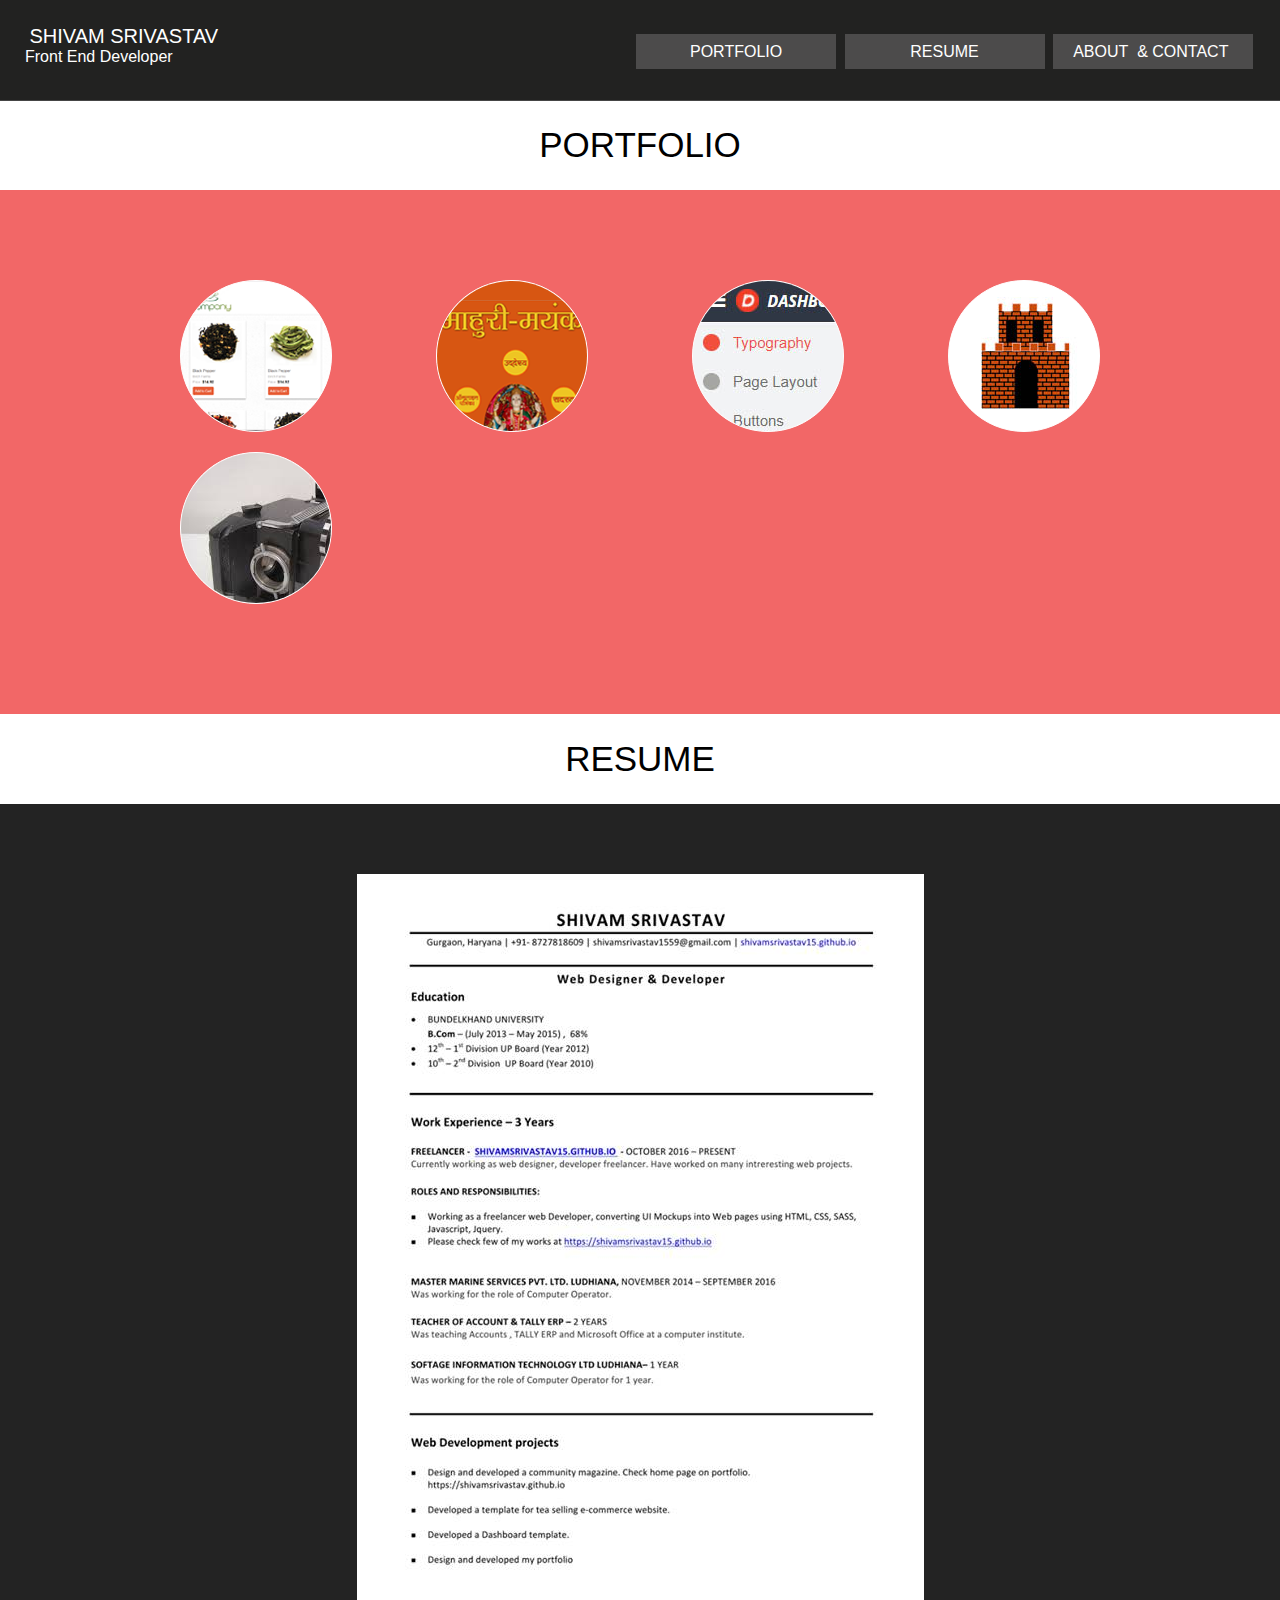
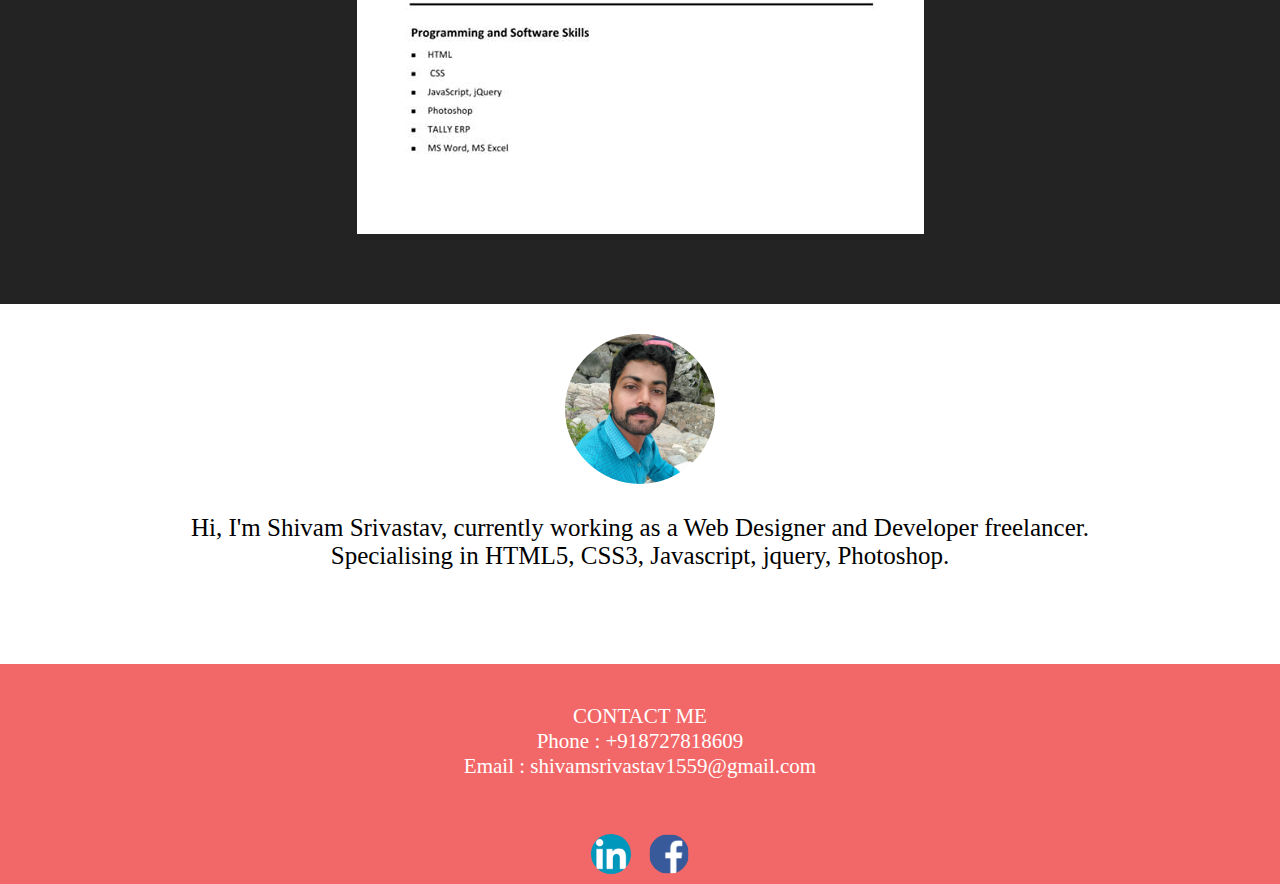
<file: index.html>
<html lang="en">

<head>
    <meta charset="UTF-8">
    <title>Shivam Srivastav - Web Designer and Developer</title>
    <link rel="stylesheet" href="styles/portfolio.css">
    <link rel="icon" type="image/png" href="images/favicon.png">
    
</head>

<body>
    <div class="header">
        <div class="header-one">SHIVAM SRIVASTAV
            <br>
            <span>Front End Developer</span>
        </div>
        <div class="header-two">
            <ul>
                <li><a href="#portfolio">PORTFOLIO</a></li>
                <li><a href="#resume">RESUME</a></li>
                <li><a href="#contact">ABOUT&nbsp; &amp; CONTACT&nbsp;</a></li>
            </ul>
        </div>
    </div>
    <div class="second" id="portfolio">
        PORTFOLIO
    </div>
    <div class="four">
        <div class="sub-container-circle clearfix">
            <div class="box-circle">
                <div class="circle">
                
                    <a href="E-commerce.html" target="_blank">  <img src="images/ecommerce.png" alt="e-commerce"></a>
                </div>
            </div>
            <div class="box-circle">
                <div class="circle">
                    <a href="mahuri.html" target="_blank">  <img src="images/mahuri.png" alt="e-commerce"></a>
                </div>
            </div>
            <div class="box-circle">
                <div class="circle">
                    <a href="dashboard.html" target="_blank">  <img src="images/dashboard.jpg" alt="e-commerce"></a>
                </div>
            </div>
            <div class="box-circle">
                <div class="circle">
                    <a href="castle.html" target="_blank">  <img src="images/castle.jpg" alt="e-commerce"></a>
                </div>
            </div>
             <div class="box-circle">
                <div class="circle">
                    <a href="templates.html" target="_blank">  <img src="images/camera background.jpg" alt="e-commerce"></a>
                </div>
            </div>
        </div>
    </div>
    <div class="second resume-heading" id="resume">RESUME</div>
    <div class="resume-background"> <img class="resume-img" src="images/shivamcv.jpg" alt="resume"></div>
    <div class="five">
        <div class="pic"></div>
        <div class="about-text">
            <p>Hi, I'm Shivam Srivastav, currently working as a Web Designer and Developer freelancer.
                <br> Specialising in HTML5, CSS3, Javascript, jquery, Photoshop.</p>
        </div>
    </div>
    <div class="six">
        <div class="six-contact" id="contact">
            CONTACT ME
            <br> Phone : +918727818609
            <br> Email : shivamsrivastav1559@gmail.com
        </div>
        <div class="icon">
            <div class="box">
                <div class="icon-circle">
                    <div class="icon-circle-one">
                        <a href="https://www.linkedin.com/in/shivam-srivastav-b70a86148/" target="_blank"><img src="images/in.jpg" alt="link.in"></a>
                    </div>
                </div>
                <div class="icon-circle">
                    <div class="icon-circle-one"><a target="_blank" href="https://www.facebook.com/profile.php?id=100008533623984&amp;fref=ufi"><img src="images/fb.jpg" alt="facebook"></a></div>
                </div>
            </div>
        </div>
    </div>



    
</body>

</html>
</file>
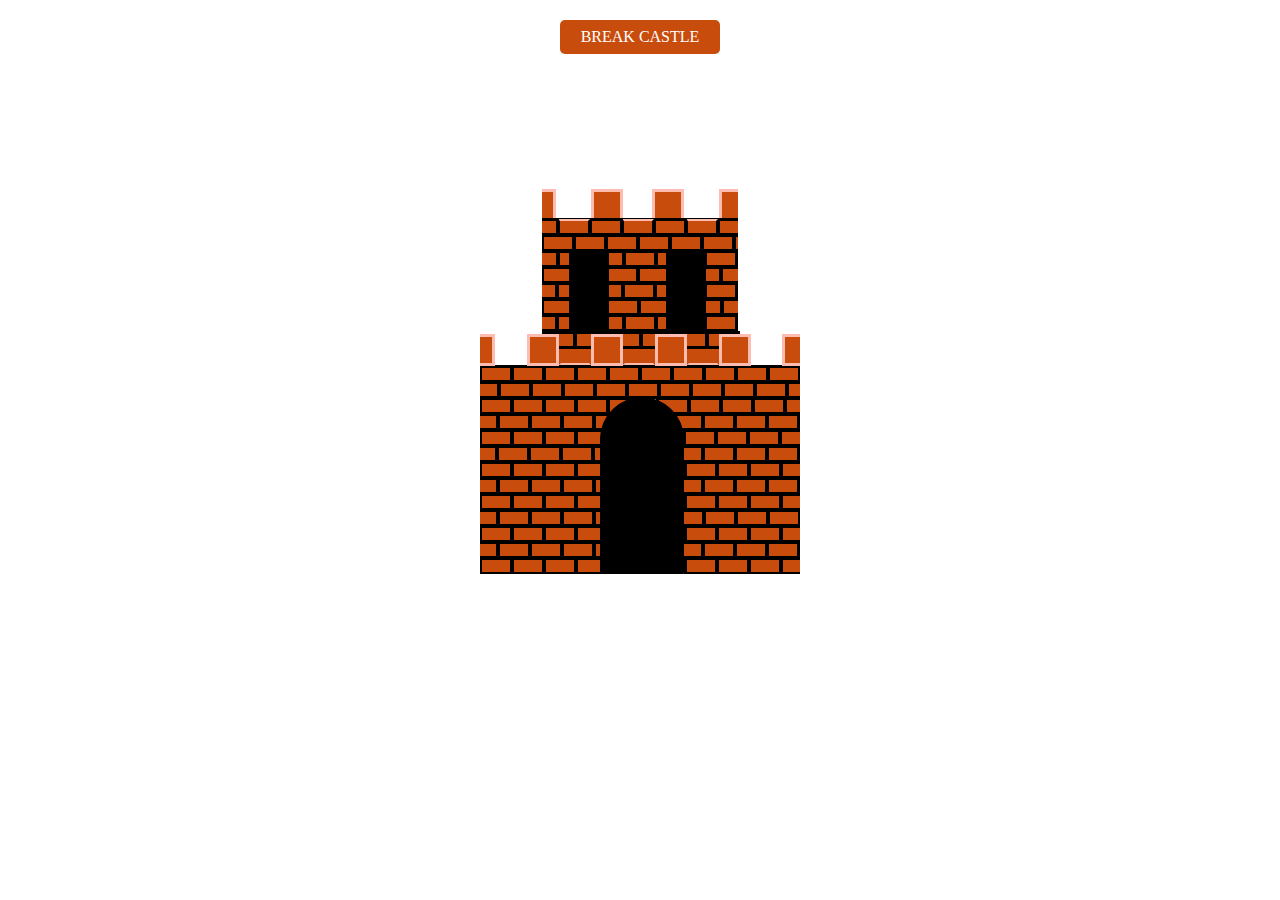
<file: castle.html>
<html lang="en"><head>
    <meta charset="UTF-8">
    <title>Mario Castle</title>
    <link rel="stylesheet" href="styles/castle.css?v1">

</head>
<body>
<a class="brk-btn" href="#"></a>
<div class="main-box">

<div class="above-box">
<div class="box-top white-box-top" style="
    left: 250px;
    bottom: 0px;
"></div>
<div class="box-top white-box-top" style="
    left: 0;
    bottom: 0;
"></div>
<div class="box-top white-box-top" style="
    left: 177px;
    bottom: 126px;
"></div>
<div class="box-top white-box-top" style="
    left: 110px;
    bottom: 126px;
"></div>
<div class="box-top white-box-top" style="
    left: 49px;
    bottom: 126px;
"></div>
<div class="box-top white-box-top" style="
    left: -18px;
    bottom: 126px;
"></div>
<div class="box-top" style="
    left: 160px;
    bottom: 96px;
"></div>
<div class="box-top" style="
    left: 179px;
    bottom: 64px;
"></div>
<div class="box-top" style="
    left: 147px;
    bottom: 64px;
"></div>
<div class="box-top" style="
    left: 96px;
    bottom: 64px;
"></div>
<div class="box-top" style="
    left: 64px;
    bottom: 64px;
"></div>
<div class="box-top" style="
    left: 163px;
    bottom: 48px;
"></div>
<div class="box-top" style="
    left: 113px;
    bottom: 48px;
"></div>
<div class="box-top" style="
    left: 81px;
    bottom: 48px;
"></div>
<div class="box-top" style="
    left: 49px;
    bottom: 48px;
"></div>
<div class="box-top" style="
    left: 180px;
    bottom: 32px;
"></div>
<div class="box-top" style="
    left: 148px;
    bottom: 32px;
"></div>
<div class="box-top" style="
    left: 97px;
    bottom: 32px;
"></div>
<div class="box-top" style="
    left: 65px;
    bottom: 32px;
"></div>
<div class="box-top" style="
    left: 163px;
    bottom: 16px;
"></div>
<div class="box-top" style="
    left: 114px;
    bottom: 16px;
"></div>
<div class="box-top" style="
    left: 82px;
    bottom: 16px;
"></div>
<div class="box-top" style="
    left: 50px;
    bottom: 16px;
"></div>
<div class="box-top" style="
    left: 176px;
    bottom: 112px;
"></div>
<div class="box-top" style="
    left: 144px;
    bottom: 112px;
    border-top-color: #fcbcb0;
    /* outline-color: #fcbcb0; */
"></div>
<div class="box-top" style="
    left: 112px;
    bottom: 112px;
"></div>
<div class="box-top" style="
    left: 80px;
    bottom: 112px;
    border-top-color: #fcbcb0;
"></div>
<div class="box-top" style="
    left: 48px;
    bottom: 112px;
"></div>
<div class="box-top" style="
    left: 16px;
    bottom: 112px;
    border-top-color: #fcbcb0;
"></div>
<div class="box-top" style="
    left: -16px;
    bottom: 112px;
"></div>
<div class="box-top" style="
    left: 192px;
    bottom: 96px;
"></div>
<div class="box-top" style="
    left: -17px;
    bottom: 16px;
"></div>
<div class="box-top " style="
    left: 128px;
    bottom: 96px;
"></div>
<div class="box-top" style="
    left: 96px;
    bottom: 96px;
"></div>
<div class="box-top" style="
    left: 64px;
    bottom: 96px;
"></div>
<div class="box-top" style="
    left: 32px;
    bottom: 96px;
"></div>
<div class="box-top" style="
    left: 0;
    bottom: 96px;
"></div>
<div class="box-top" style="
    left: 16px;
    bottom: 80px;
"></div>
<div class="box-top" style="
    left: -16px;
    bottom: 80px;
"></div>
<div class="box-top" style="
    left: 0;
    bottom: 64px;
"></div>
<div class="box-top" style="
    left: 15px;
    bottom: 48px;
"></div>
<div class="box-top" style="
    left: -17px;
    bottom: 48px;
"></div>
<div class="box-top" style="
    left: 0;
    bottom: 32px;
"></div>
<div class="box-top" style="
    left: 15px;
    bottom: 16px;
"></div>
<div class="box-top" style="
    left: 163px;
    bottom: 80px;
"></div>
<div class="box-top" style="
    left: 114px;
    bottom: 80px;
"></div>
<div class="box-top" style="
    left: 82px;
    bottom: 80px;
"></div>
<div class="box-top" style="
    left: 50px;
    bottom: 80px;
"></div>
</div>


<div class="box" style="
    left: 227px;
    bottom: 226px;
    /* top: 138px; */
    /* border-color: white; */
"></div>
<div class="box" style="
    bottom: 0;
"></div>
<div class="box" style="
    bottom: 0;
    left: 32PX;
"></div>
<div class="box" style="
    bottom: 16px;
    left: 18px;
"></div>
<div class="box" style="
    left: 207px;
    bottom: 209px;
    border-color: #c84c0c;
    outline: none;
    border-bottom-color: #fcbcb0;
"></div>

<div class="box" style="
    left: 64px;
    bottom: 0px;
"></div>
<div class="box" style="
    left: 96px;
    bottom: 0;
"></div>
<div class="box" style="
    left: 82px;
    bottom: 16px;
"></div>
<div class="box" style="
    left: 114px;
    bottom: 16px;
"></div>
<div class="box" style="
    left: 237px;
    bottom: 0;
"></div>
<div class="box" style="
    left: 205px;
    bottom: 0px;
"></div>
<div class="box" style="
    left: 269px;
    bottom: 0;
"></div>
<div class="box" style="
    left: 301px;
    bottom: 0;
"></div>
<div class="box" style="
    left: 50px;
    bottom: 16px;
"></div>
<div class="box" style="
    left: -14px;
    bottom: 16px;
"></div>
<div class="box" style="
    left: 0;
    bottom: 32px;
"></div>
<div class="box" style="
    left: 32px;
    bottom: 32px;
"></div>
<div class="box" style="
    left: 64px;
    bottom: 32px;
"></div>
<div class="box-center"></div>
<div class="box" style="
    left: 96px;
    bottom: 32px;
"></div>
<div class="box" style="
    left: -14px;
    bottom: 48px;
"></div>
<div class="box" style="
    left: 18px;
    bottom: 48px;
"></div>
<div class="box" style="
    left: 50px;
    bottom: 48px;
"></div>
<div class="box" style="
    left: 82px;
    bottom: 48px;
"></div>
<div class="box" style="
    left: 114px;
    bottom: 48px;
"></div>
<div class="box" style="
    left: 191px;
    bottom: 16px;
"></div>
<div class="box" style="
    left: 223px;
    bottom: 16px;
"></div>
<div class="box" style="
    left: 255px;
    bottom: 16px;
"></div>
<div class="box" style="
    left: 287px;
    bottom: 16px;
"></div>
<div class="box" style="
    left: 301px;
    bottom: 32px;
"></div>
<div class="box" style="
    left: 269px;
    bottom: 32px;
"></div>
<div class="box" style="
    left: 237px;
    bottom: 32px;
"></div>
<div class="box" style="
    left: 205px;
    bottom: 32px;
"></div>
<div class="box" style="
    left: 288px;
    bottom: 48px;
"></div>
<div class="box" style="
    left: 256px;
    bottom: 48px;
"></div>
<div class="box" style="
    left: 224px;
    bottom: 48px;
"></div>
<div class="box" style="
    left: 192px;
    bottom: 48px;
"></div>
<div class="box" style="
    left: 0;
    bottom: 64px;
"></div>
<div class="box" style="
    left: 32px;
    bottom: 64px;
"></div>
<div class="box" style="
    left: 64px;
    bottom: 64px;
"></div>
<div class="box" style="
    left: 96px;
    bottom: 64px;
"></div>
<div class="box" style="
    left: 205px;
    bottom: 64px;
"></div>
<div class="box" style="
    left: 237px;
    bottom: 64px;
"></div>
<div class="box" style="
    left: 269px;
    bottom: 64px;
"></div>
<div class="box" style="
    left: 301px;
    bottom: 64px;
"></div>
<div class="box" style="
    left: -14px;
    bottom: 80px;
"></div>
<div class="box" style="
    left: 18px;
    bottom: 80px;
"></div>
<div class="box" style="
    left: 50px;
    bottom: 80px;
"></div>
<div class="box" style="
    left: 82px;
    bottom: 80px;
"></div>
<div class="box" style="
    left: 114px;
    bottom: 80px;
"></div>
<div class="box" style="
    left: 191px;
    bottom: 80px;
"></div>
<div class="box" style="
    left: 223px;
    bottom: 80px;
"></div>
<div class="box" style="
    left: 255px;
    bottom: 80px;
"></div>
<div class="box" style="
    left: 287px;
    bottom: 80px;
"></div>
<div class="box" style="
    left: 0;
    bottom: 96px;
"></div>
<div class="box" style="
    left: 32px;
    bottom: 96px;
"></div>
<div class="box" style="
    left: 64px;
    bottom: 96px;
"></div>
<div class="box" style="
    left: 96px;
    bottom: 96px;
"></div>
<div class="box" style="
    left: 205px;
    bottom: 96px;
"></div>
<div class="box" style="
    left: 237px;
    bottom: 96px;
"></div>
<div class="box" style="
    left: 269px;
    bottom: 96px;
"></div>
<div class="box" style="
    left: 301px;
    bottom: 96px;
"></div>
<div class="box" style="
    left: -15px;
    bottom: 112px;
"></div>
<div class="box" style="
    left: 17px;
    bottom: 112px;
"></div>
<div class="box" style="
    left: 49px;
    bottom: 112px;
"></div>
<div class="box" style="
    left: 81px;
    bottom: 112px;
"></div>
<div class="box" style="
    left: 113px;
    bottom: 112px;
"></div>
<div class="box" style="
    left: 191px;
    bottom: 112px;
"></div>
<div class="box" style="
    left: 223px;
    bottom: 112px;
"></div>
<div class="box" style="
    left: 255px;
    bottom: 112px;
"></div>
<div class="box" style="
    left: 287px;
    bottom: 112px;
"></div>
<div class="box" style="
    left: 0;
    bottom: 128px;
"></div>
<div class="box" style="
    left: 32px;
    bottom: 128px;
"></div>
<div class="box" style="
    left: 64px;
    bottom: 128px;
"></div>
<div class="box" style="
    left: 96px;
    bottom: 128px;
"></div>
<div class="box" style="
    left: 204px;
    bottom: 128px;
"></div>
<div class="box" style="
    left: 236px;
    bottom: 128px;
"></div>
<div class="box" style="
    left: 268px;
    bottom: 128px;
"></div>
<div class="box" style="
    left: 300PX;
    bottom: 128px;
"></div>
<div class="box" style="
    left: -14px;
    bottom: 144px;
"></div>
<div class="box" style="
    left: 18px;
    bottom: 144px;
"></div>
<div class="box" style="
    left: 50px;
    bottom: 144px;
"></div>
<div class="box" style="
    left: 82px;
    bottom: 144px;
"></div>
<div class="box" style="
    left: 114px;
    bottom: 144px;
"></div>
<div class="box" style="
    left: 191px;
    bottom: 144px;
"></div>
<div class="box" style="
    left: 223px;
    bottom: 144px;
"></div>
<div class="box" style="
    left: 255px;
    bottom: 144px;
"></div>
<div class="box" style="
    left: 287px;
    bottom: 144px;
"></div>
<div class="box" style="
    left: 0;
    bottom: 160px;
"></div>
<div class="box" style="
    left: 32px;
    bottom: 160px;
"></div>
<div class="box" style="
    left: 64px;
    bottom: 160px;
"></div>
<div class="box" style="
    left: 96px;
    bottom: 160px;
"></div>
<div class="box" style="
    left: 128px;
    bottom: 160px;
"></div>
<div class="box" style="
    left: 177px;
    bottom: 160px;
"></div>
<div class="box" style="
    left: 209px;
    bottom: 160px;
"></div>
<div class="box" style="
    left: 241px;
    bottom: 160px;
"></div>
<div class="box" style="
    left: 273px;
    bottom: 160px;
"></div>
<div class="box" style="
    left: 305px;
    bottom: 160px;
"></div>
<div class="box" style="
    left: -13px;
    bottom: 176px;
"></div>
<div class="box" style="
    left: 19px;
    bottom: 176px;
"></div>
<div class="box" style="
    left: 51px;
    bottom: 176px;
"></div>
<div class="box" style="
    left: 83px;
    bottom: 176px;
"></div>
<div class="box" style="
    left: 115px;
    bottom: 176px;
"></div>
<div class="box" style="
    left: 147px;
    bottom: 176px;
"></div>
<div class="box" style="
    left: 243px;
    bottom: 176px;
"></div>
<div class="box" style="
    left: 275px;
    bottom: 176px;
"></div>
<div class="box" style="
    left: 307px;
    bottom: 176px;
"></div>
<div class="box" style="
    left: 211px;
    bottom: 176px;
"></div>
<div class="box" style="
    left: 179px;
    bottom: 176px;
    /* border-left: 1px solid black; */
"></div>
<div class="box" style="
    left: 0;
    bottom: 192px;
"></div>
<div class="box" style="
    left: 32px;
    bottom: 192px;
"></div>
<div class="box" style="
    left: 64px;
    bottom: 192px;
"></div>
<div class="box" style="
    left: 128px;
    bottom: 192px;
"></div>
<div class="box" style="
    left: 96px;
    bottom: 192px;
"></div>
<div class="box" style="
    left: 160px;
    bottom: 192px;
"></div>
<div class="box" style="
    left: 192px;
    bottom: 192px;
"></div>
<div class="box" style="
    left: 224px;
    bottom: 192px;
"></div>
<div class="box" style="
    left: 256px;
    bottom: 192px;
    /* border-top-color: #fcbcb0; */
"></div>
<div class="box" style="
    left: 288px;
    bottom: 192px;
    /* border-top-color: #fcbcb0; */
"></div>

<div class="box white-box" style="
    left: -17px;
    bottom: 208px;
"></div>
<div class="box white-box" style="
    left: 47px;
    bottom: 208px;
"></div>
<div class="box white-box" style="
    left: 111px;
    bottom: 208px;
"></div>
<div class="box white-box" style="
    left: 175px;
    bottom: 208px;
"></div>
<div class="box white-box" style="
    left: 239px;
    bottom: 208px;
"></div>
<div class="box white-box" style="
    left: 302px;
    bottom: 208px;
"></div>
<div class="box white-box big-box" style="
    left: 186px;
    bottom: 243px;
"></div>


<div class="box" style="
    left: 79px;
    bottom: 209px;
    border-color: #c84c0c;
    border-bottom-color: #fcbcb0;
    outline: none;
"></div>
<div class="box" style="
    left: 143px;
    bottom: 209px;
    border-color: #c84c0c;
    outline: none;
    border-bottom-color: #fcbcb0;
"></div>
<div class="box" style="
    left: 63px;
    bottom: 226px;
"></div>
<div class="box" style="
    left: 95px;
    bottom: 226px;
"></div>
<div class="box" style="
    left: 195px;
    bottom: 226px;
"></div>
<div class="box" style="
    left: 161px;
    bottom: 226px;
"></div>
<div class="box" style="
    left: 129px;
    bottom: 226px;
"></div>


<div class="box white-box big-box" style="
    left: 89px;
    bottom: 243px;
"></div>


</div>
    

</body></html>
</file>
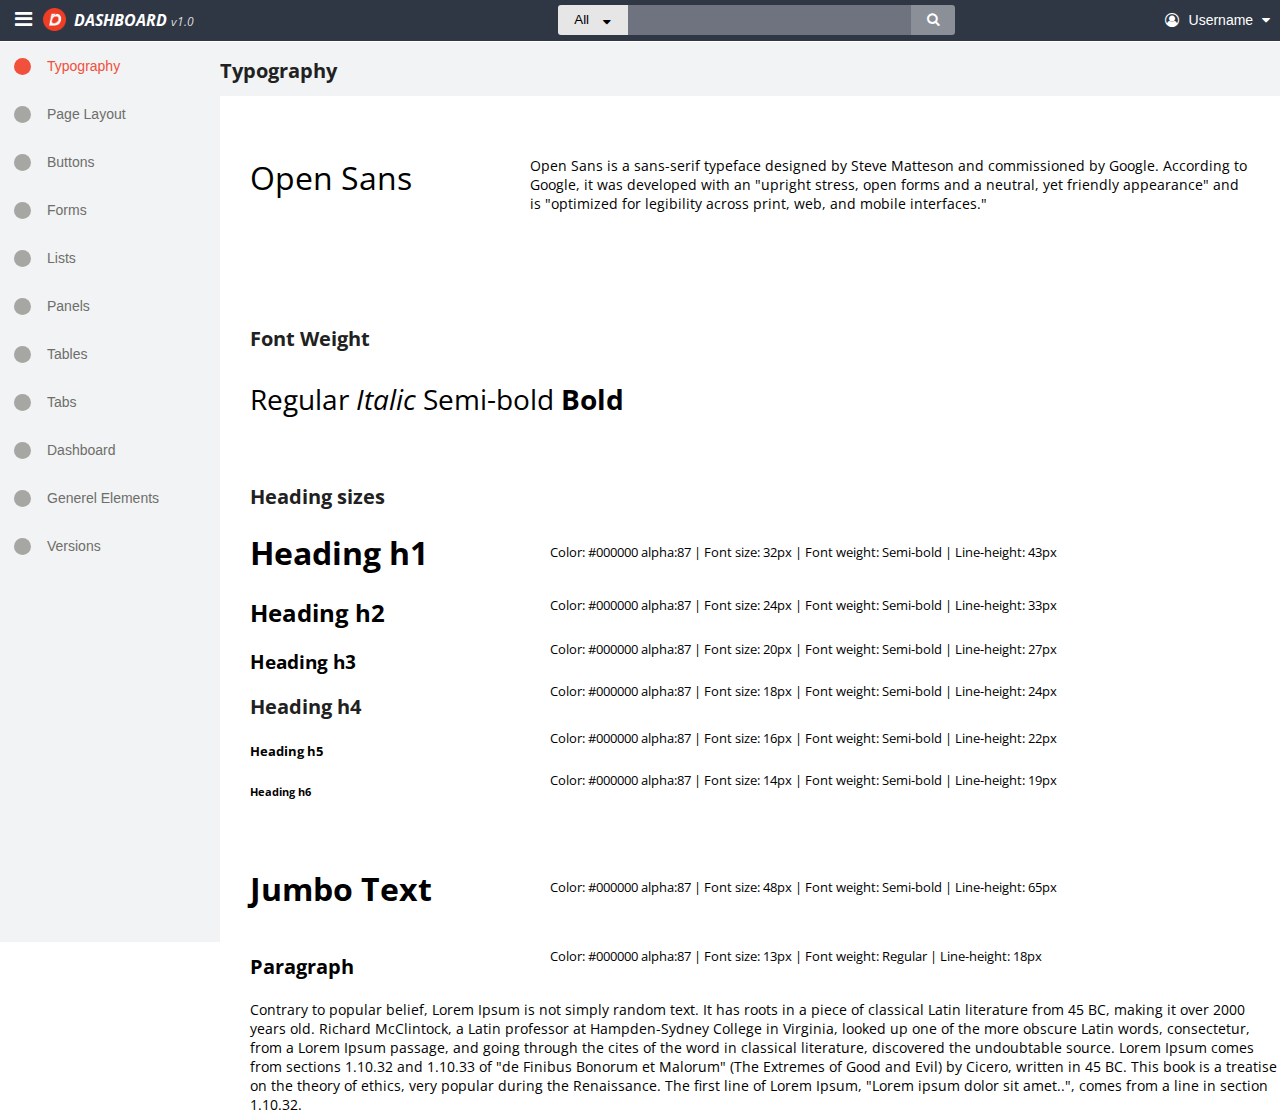
<file: dashboard.html>
<!DOCTYPE html>
<html lang="en">

<head>
    <meta charset="UTF-8">
    <link rel="stylesheet" href="https://cdnjs.cloudflare.com/ajax/libs/font-awesome/4.7.0/css/font-awesome.min.css">
    <link href="https://fonts.googleapis.com/css?family=Open+Sans:300,300i,400,400i,600,600i,700,700i" rel="stylesheet">
    <title>Dashboard</title>
    <link rel="stylesheet" href="styles/dashboard.css?v1">
</head>
<div class="header">
    <i class="fa bars-one fa-bars"></i>
    <div class="header-circle"><img src="images/logo.jpg" alt="logo/"></div><span class="logo-text"><b>DASHBOARD </b></span> <span>v1.0</span>
    <div class="top-right">
        <div class="right-link"><i class="fa circle-one fa-user-circle-o"> </i>Username <i class="fa right-down fa-sort-down"></i></div>
        <div class="menu-right">
            <div class="option">Change Password</div>
            <div class="option">Logout</div>
        </div>
    </div>
    <div class="top-middle">
        <button class="button-all">All <i class="fa down-one fa-sort-down"></i></button>
        <div class="menu">
            <div class="option">Option 1</div>
            <div class="option">Option 2</div>
        </div>
        <input type="text">
        <button class="button-search"><i class="fa search-one fa-search"></i></button>
    </div>
</div>
<div class="sub-container">
    <div class="content-left">
        <ul>
            <li class="active">
                <div class="icon-circle"></div>Typography</li>

            <li> <div class="icon-circle"></div>Page Layout</li>

            <li> <div class="icon-circle"></div>Buttons</li>
            
            <li><div class="icon-circle"></div>Forms</li>
            
            <li><div class="icon-circle"></div>Lists</li>
            
            <li><div class="icon-circle"></div>Panels</li>
            
            <li><div class="icon-circle"></div>Tables</li>
            
            <li><div class="icon-circle"></div>Tabs</li>
            
            <li><div class="icon-circle"></div>Dashboard</li>
            
            <li><div class="icon-circle"></div>Generel Elements</li>
            
            <li><div class="icon-circle"></div>Versions</li>
        </ul>
    </div>
    <div class="content-right">
        <h4>Typography</h4>
    </div>
    <div class="content-down">
        <div class="row-one">
            <div class="row-one-a">Open Sans
            </div>
            <div class="row-one-b">Open Sans is a sans-serif typeface designed by Steve Matteson and commissioned by Google. According to Google, it was developed with an "upright stress, open forms and a neutral, yet friendly appearance" and is "optimized for legibility across print, web, and mobile interfaces."</div>
            <br>
            <br>
            <br>
            <br>
            <br>
            <br>
            <br>
            <h4>Font Weight</h4>
            <p class="paragraph-style">Regular <i>Italic</i> Semi-bold <b>Bold</b></p>
            <br>
            <h4>Heading sizes</h4>
            <div class="heading">
                <h1>Heading h1</h1></div>
            <div class="a"> Color: #000000 alpha:87 | Font size: 32px | Font weight: Semi-bold | Line-height: 43px
            </div>
            <div class="heading">
                <h2>Heading h2</h2></div>
            <div class="a">Color: #000000 alpha:87 | Font size: 24px | Font weight: Semi-bold | Line-height: 33px
            </div>
            <div class="heading">
                <h3>Heading h3</h3></div>
            <div class="a">Color: #000000 alpha:87 | Font size: 20px | Font weight: Semi-bold | Line-height: 27px
            </div>
            <div class="heading">
                <h4>Heading h4</h4></div>
            <div class="a">Color: #000000 alpha:87 | Font size: 18px | Font weight: Semi-bold | Line-height: 24px</div>
            <div class="heading">
                <h5>Heading h5</h5></div>
            <div class="a">Color: #000000 alpha:87 | Font size: 16px | Font weight: Semi-bold | Line-height: 22px
            </div>
            <div class="heading">
                <h6>Heading h6</h6></div>
            <div class="a">Color: #000000 alpha:87 | Font size: 14px | Font weight: Semi-bold | Line-height: 19px
            </div>
            <br>
            <div class="heading">
                <h1>Jumbo Text</h1></div>
            <div class="a">Color: #000000 alpha:87 | Font size: 48px | Font weight: Semi-bold | Line-height: 65px
            </div>
            <br>
            <div class="last-heading"><b>Paragraph</b></div>
            <div class="a">Color: #000000 alpha:87 | Font size: 13px | Font weight: Regular | Line-height: 18px
            </div>
            <div class="last"> Contrary to popular belief, Lorem Ipsum is not simply random text. It has roots in a piece of classical Latin literature from 45 BC, making it over 2000 years old. Richard McClintock, a Latin professor at Hampden-Sydney College in Virginia, looked up one of the more obscure Latin words, consectetur, from a Lorem Ipsum passage, and going through the cites of the word in classical literature, discovered the undoubtable source. Lorem Ipsum comes from sections 1.10.32 and 1.10.33 of "de Finibus Bonorum et Malorum" (The Extremes of Good and Evil) by Cicero, written in 45 BC. This book is a treatise on the theory of ethics, very popular during the Renaissance. The first line of Lorem Ipsum, "Lorem ipsum dolor sit amet..", comes from a line in section 1.10.32.</div>
        </div>
    </div>
</div>
</body>
<script src="https://ajax.googleapis.com/ajax/libs/jquery/3.2.1/jquery.min.js"></script>
<script>
$(document).ready(function() {

    $(".button-all").click(function() {


        $(".menu").toggleClass("show");

    });
    $(".right-link").click(function() {


        $(".menu-right").toggleClass("hide");
    });


});
</script>

</html>
</file>
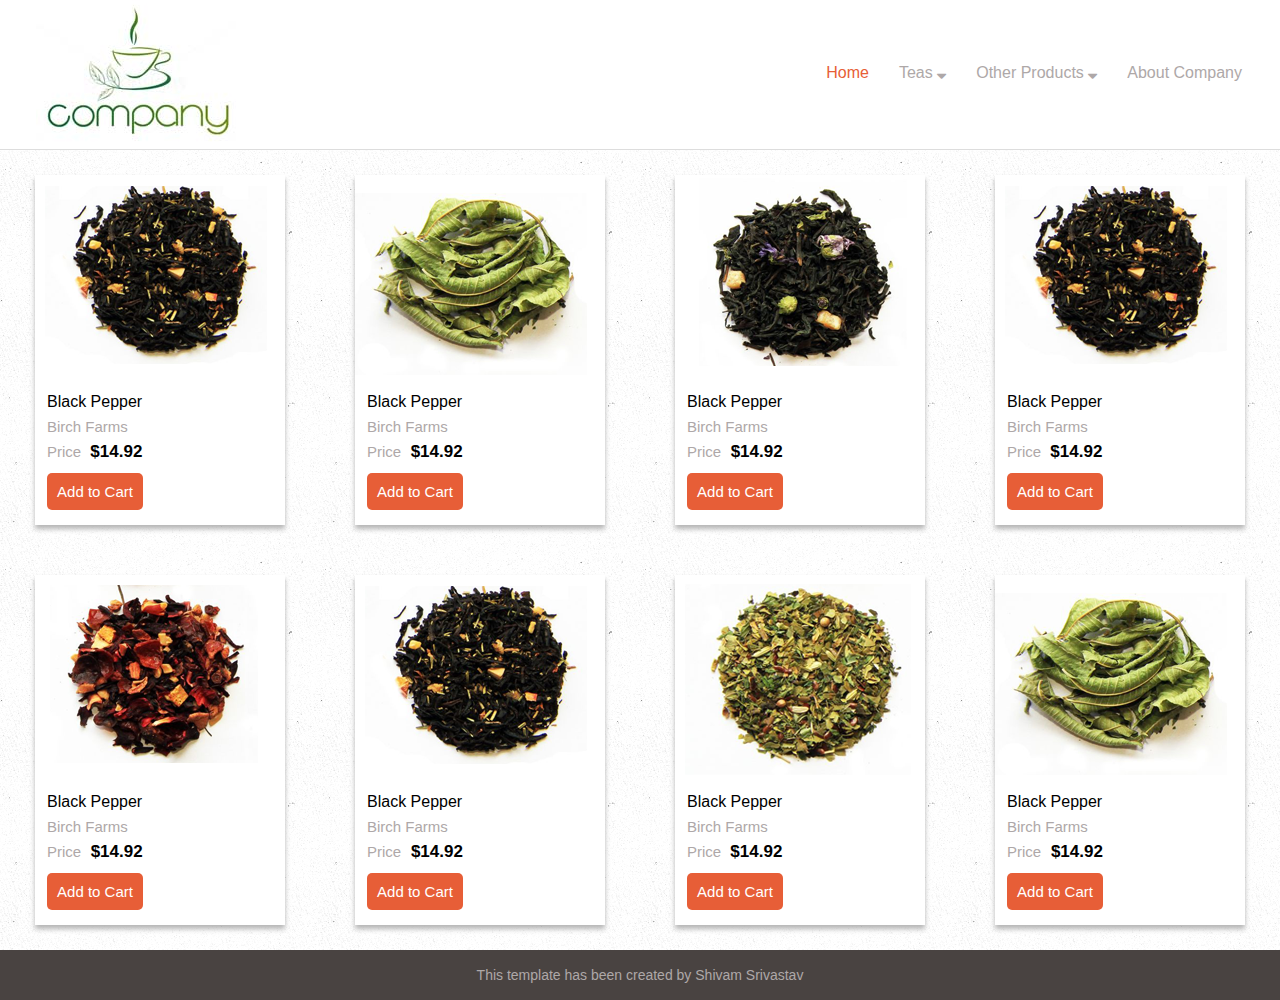
<file: E-commerce.html>
<!DOCTYPE html>
<html lang="en">

<head>
    <meta charset="UTF-8">
    <title>E-commerce</title>
    <link rel="stylesheet" href="styles/commerce.css">
    <link rel="stylesheet" href="https://cdnjs.cloudflare.com/ajax/libs/font-awesome/4.7.0/css/font-awesome.min.css">

    <body>
</head>

<body>
    <div class="header clearfix">
        <div class="logo"><img src="images/pepper.jpg" alt="logo"></div>
        <div class="header-menu">
            <div class="header-menu-detail">
                <ul>
                    <li>Home</li>
                    <li>Teas <i class="fa fa-sort-desc"></i>
                        <ul class="menu-inside">
                            <li>Assam Tea</li>
                            <li>Nilgiri Tea</li>
                            <li>Darjleeng Tea</li>
                            <li>Green Tea</li>
                        </ul>
                    </li>
                    <li>Other Products <i class="fa fa-sort-desc"></i>
                        <ul class="menu-inside other">
                            <li>Oils </li>
                            <li>spices</li>
                            <li>Bakery</li>
                            <li>Shampoos</li>
                        </ul>
                    </li>
                    <li>About Company</li>
                </ul>
            </div>
        </div>
    </div>
    <div class="product-content clearfix">
    
    <div class="product-container">
        <div class="product-container-inside">
            <div class="product-image">
                <img src="images/tea1.png" alt="tea">
            </div>
            <div class="product-detail">
                Black Pepper
                <br> 
                <span>Birch Farms
                <br> Price </span><b>$14.92</b>
                <br>
                <button class="add-to-cart">Add to Cart</button>
            </div>
        </div>
    </div>
    <div class="product-container">
        <div class="product-container-inside">
            <div class="product-image">
                <img src="images/tea2.png" alt="tea">
            </div>
            <div class="product-detail">
                Black Pepper
                <br> <span>Birch Farms
                <br> Price</span> <b>$14.92</b>
                <br>
                <button class="add-to-cart">Add to Cart</button>
            </div>
        </div>
    </div>
    <div class="product-container">
        <div class="product-container-inside">
            <div class="product-image">
                <img src="images/tea3.png" alt="tea">
            </div>
            <div class="product-detail">Black Pepper
                <br> <span>Birch Farms
                <br> Price</span> <b>$14.92</b>
                <br>
                <button class="add-to-cart">Add to Cart</button>
            </div>
        </div>
    </div>
    <div class="product-container">
        <div class="product-container-inside">
            <div class="product-image">
                <img src="images/tea1.png" alt="tea">
            </div>
            <div class="product-detail">Black Pepper
                <br><span> Birch Farms
                <br> Price </span><b>$14.92</b>
                <br>
                <button class="add-to-cart">Add to Cart</button>
            </div>
        </div>
    </div>
    <div class="product-container">
        <div class="product-container-inside">
            <div class="product-image">
                <img src="images/tea5.png" alt="tea">
            </div>
            <div class="product-detail">Black Pepper
                <br><span> Birch Farms
                <br> Price</span> <b>$14.92</b>
                <br>
                <button class="add-to-cart">Add to Cart</button>
            </div>
        </div>
    </div>
    <div class="product-container">
        <div class="product-container-inside">
            <div class="product-image"><img src="images/tea1.png" alt="tea"></div>
            <div class="product-detail">Black Pepper
                <br><span> Birch Farms
                <br> Price</span><b> $14.92</b>
                <br>
                <button class="add-to-cart">Add to Cart</button>
            </div>
        </div>
    </div>
    <div class="product-container">
        <div class="product-container-inside">
            <div class="product-image"><img src="images/tea4.png" alt="tea"></div>
            <div class="product-detail">Black Pepper
                <br> <span>Birch Farms
                <br> Price </span><b>$14.92</b>
                <br>
                <button class="add-to-cart">Add to Cart</button>
            </div>
        </div>
    </div>
    <div class="product-container">
        <div class="product-container-inside">
            <div class="product-image"><img src="images/tea2.png" alt="tea"></div>
            <div class="product-detail">Black Pepper
                <br> <span>Birch Farms
                <br> Price</span><b> $14.92</b>
                <br>
                <button class="add-to-cart">Add to Cart</button>
            </div>
        </div>
    </div>
    </div>
    <div class="footer">This template has been created by Shivam Srivastav</div>
    
</body>


	
</html>
</file>
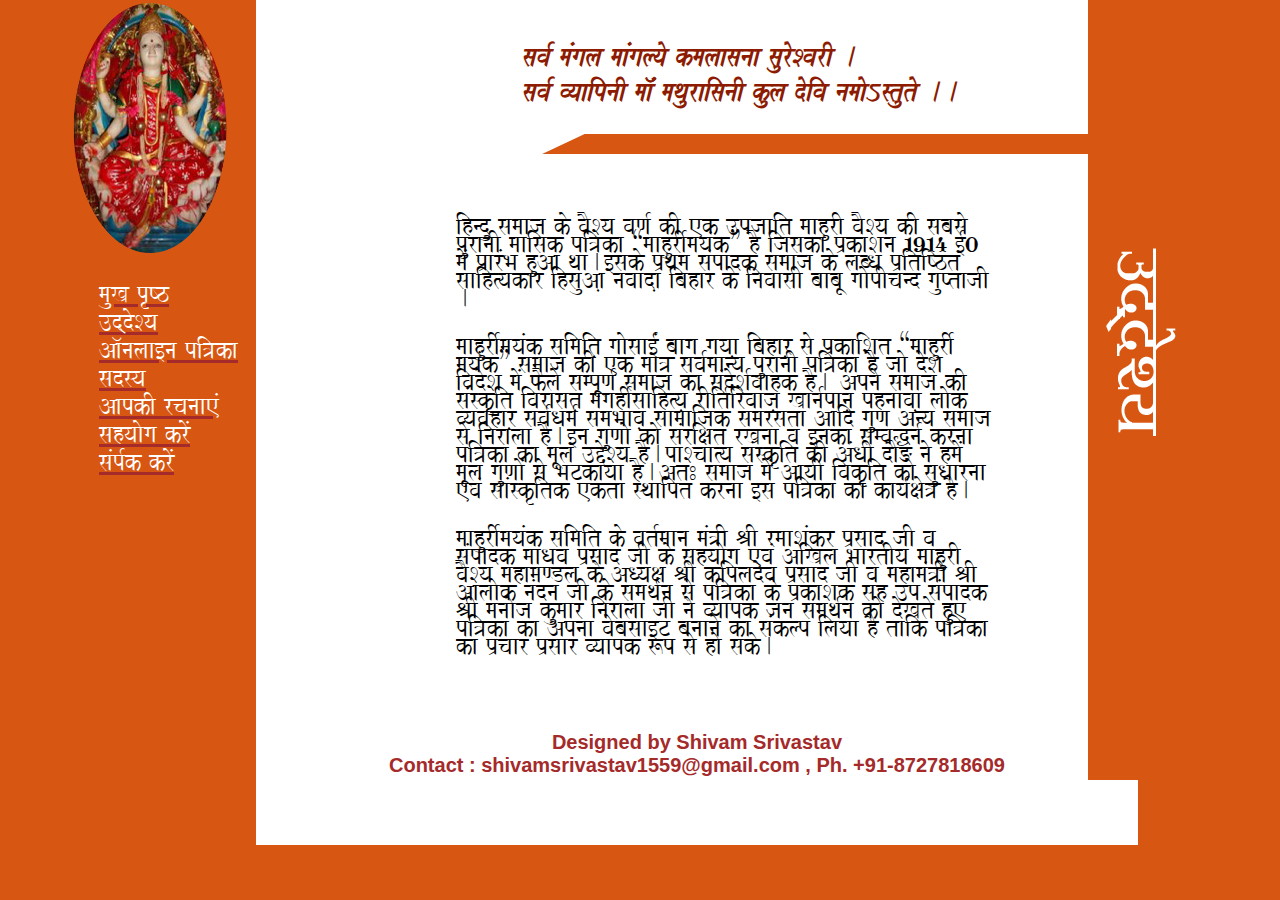
<file: mahuri.html>
<!DOCTYPE html>
<html lang="en">

<head>
    <meta charset="UTF-8">
    <title>Mahuri Mayank</title>
    <link rel="stylesheet" href="styles/mahuri.css">
</head>

<body>
    <div class="left">
        <img src="images/maa.png" alt="maa">
        <p><u><a href="#"></a>mauK pRYz</u>
            <br> <u><a href="#"></a>]d\doSya</u>
            <br><u> <a href="#"></a>Aa^nalaa[na pi~ka</u>
            <br> <u><a href="#"></a>sadsya</u>
            <br> <u><a href="#"></a>AapkI rcanaaeM</u>
            <br> <u><a href="#"></a>sahyaaoga kroM</u>
            <br><u> <a href="#"></a>saMp-k kroM</u></p>
    </div>
    </div>
    <div class="middle">
        <p class="mantra">sava- maMgala maaMgalyao kmalaasanaa sauroSvarI .
            <br>sava- vyaaipnaI maa^^M maqauraisanaI kula doiva namaao|stuto ..</p>
        <img class="img-line" src="images/line.png" alt="img-line">
        <div class="main-content">
            <p>ihndu samaaja ko vaOSya vaNa- kI ek ]pjaait maahurI vaOSya kI sabasao puranaI maaisak pi~ka “maahurI-mayaMk” hO ijasaka p`kaSana 1914 [-0 maoM p`arMBa huAa qaa.[sako p`qama saMpadk samaaja ko labQa p`itiYzt saaih%yakar ihsauAa, navaada, ibahar ko inavaasaI baabaU gaaopIcand gauPtajaI .</p>
            <p>
                maahurI-mayaMk saimait, gaaosaa[-M baaga gayaa, ibahar, sao p`kaiSat “maahurI-mayaMk” samaaja kI ek maa~ sava-maanya puranaI pi~ka hO jaao doSa ivadoSa maoM fOlao sampUNa- samaaja ka saMdoSa-vaahk hO. Apnao samaaja kI saMskRit ivarasat, magahI-saaih%ya, rIit-irvaaja, Kana-pana, phnaavaa, laaok vyavahar, sava-Qama- samaBaava, saamaaijak samarsata Aaid gauNa Anya samaaja sao inaralaa hO.[na gauNaao kao saMrixat rKnaa va [naka samvawna- krnaa pi~ka ka maUla ]_oSya hO.paScaa%ya saMskRit kI AMQaI daO= nao hmaoM maUla gauNaaoM sao BaTkayaa hO.At: samaaja maoM AayaI ivakRit kao sauQaarnaa evaM saaMskRitk ekta sqaaipt krnaa [sa pi~ka ka kaya-xao~ hO.</p>
            <p>maahurI-mayaMk saimait ko vat-maana maM~I EaI rmaaSaMkr p`saad jaI va saMpadk maaQava p`saad jaI ko sahyaaoga evaM AiKla BaartIya maahurI vaOSya mahamaNDla ko AQyaxa EaI kipladova p`saad jaI va mahamaM~I EaI Aalaaok naMdna jaI ko samaqa-na sao pi~ka ko p`kaSak sah ]p saMpadk EaI manaaoja kumaar inaralaa jaI nao vyaapk jana samaqa-na kao doKto hue pi~ka ka Apnaa vaobasaa[T banaanao ka saMklp ilayaa hO taik pi~ka ka p`caar p`saar vyaapk $p sao hao sako.</p>
        </div>
        <div class="contact"><b>Designed by Shivam Srivastav<br>
Contact : shivamsrivastav1559@gmail.com , Ph. +91-8727818609</b></div>
    </div>
    <div class="right">
        <img class="udeshya" src="images/uddeshyahead.png" alt="udeshy image">
    </div>
</body>

</html>
</file>
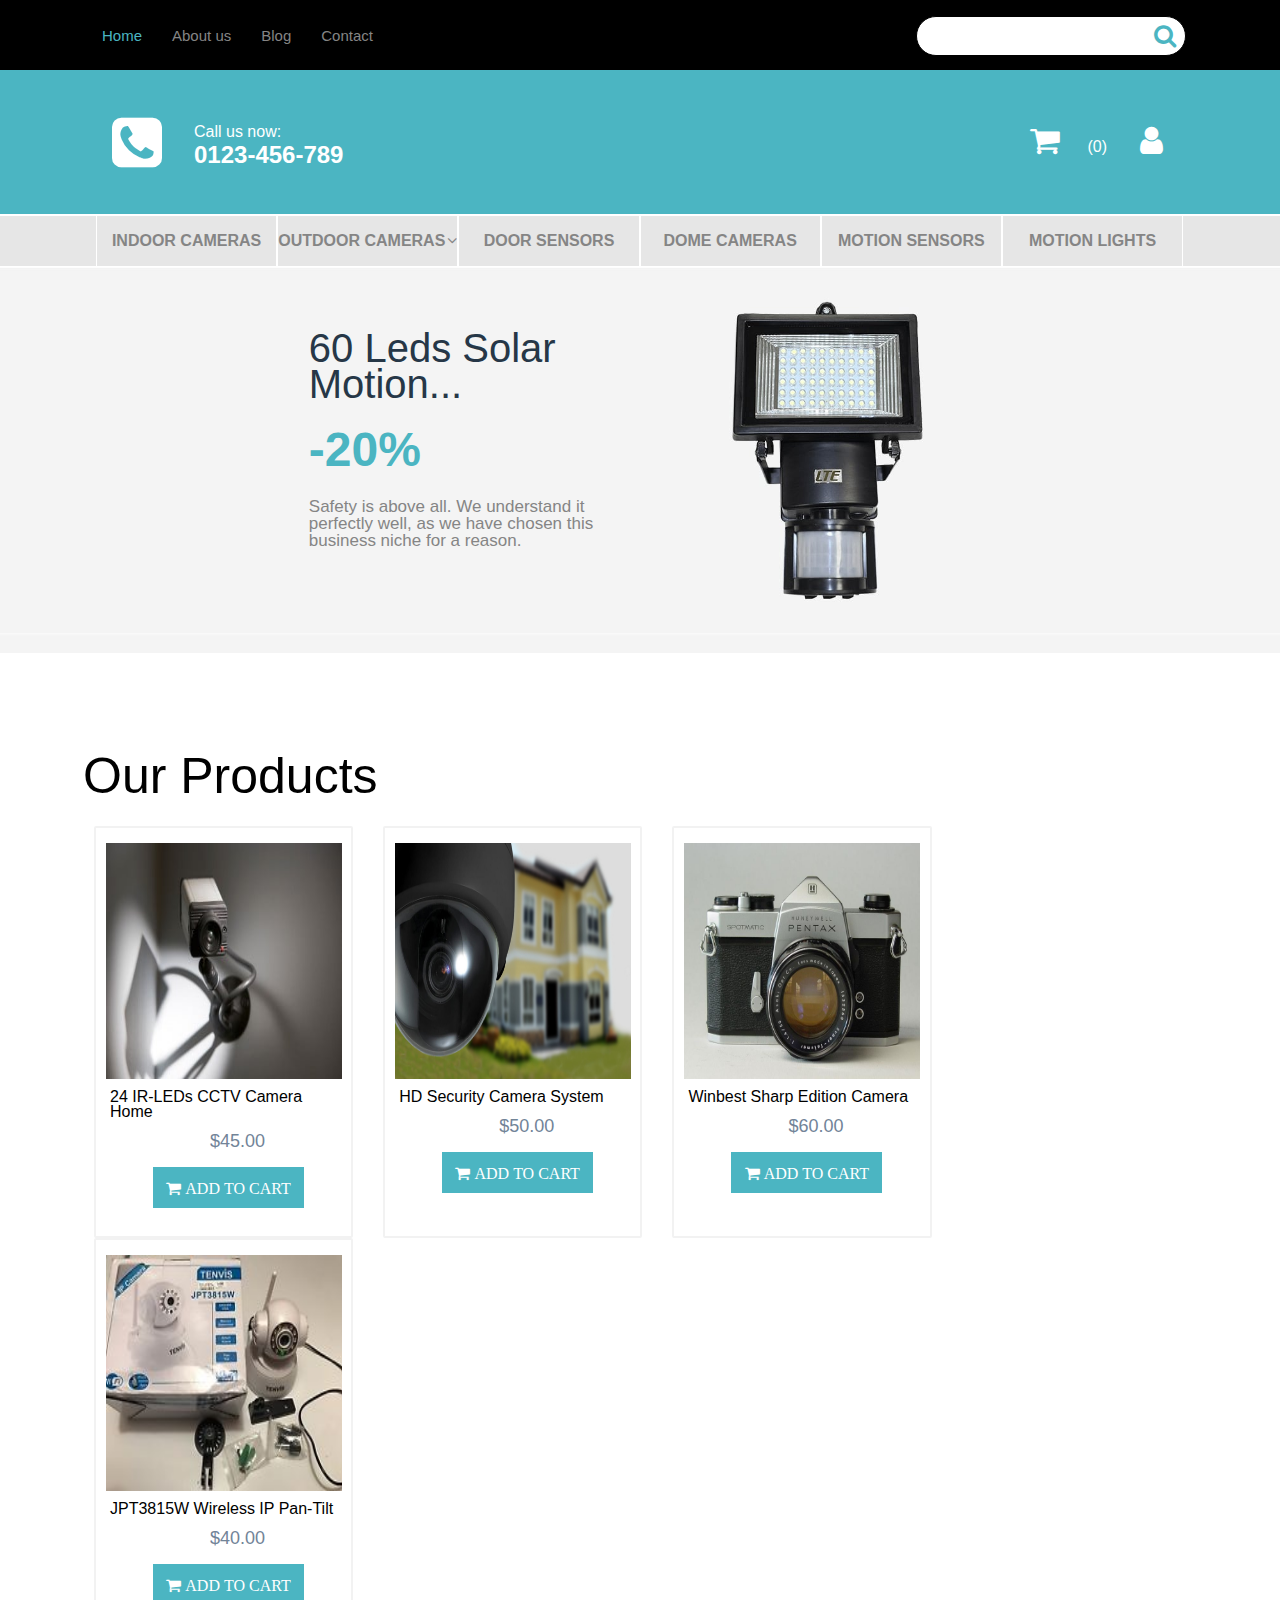
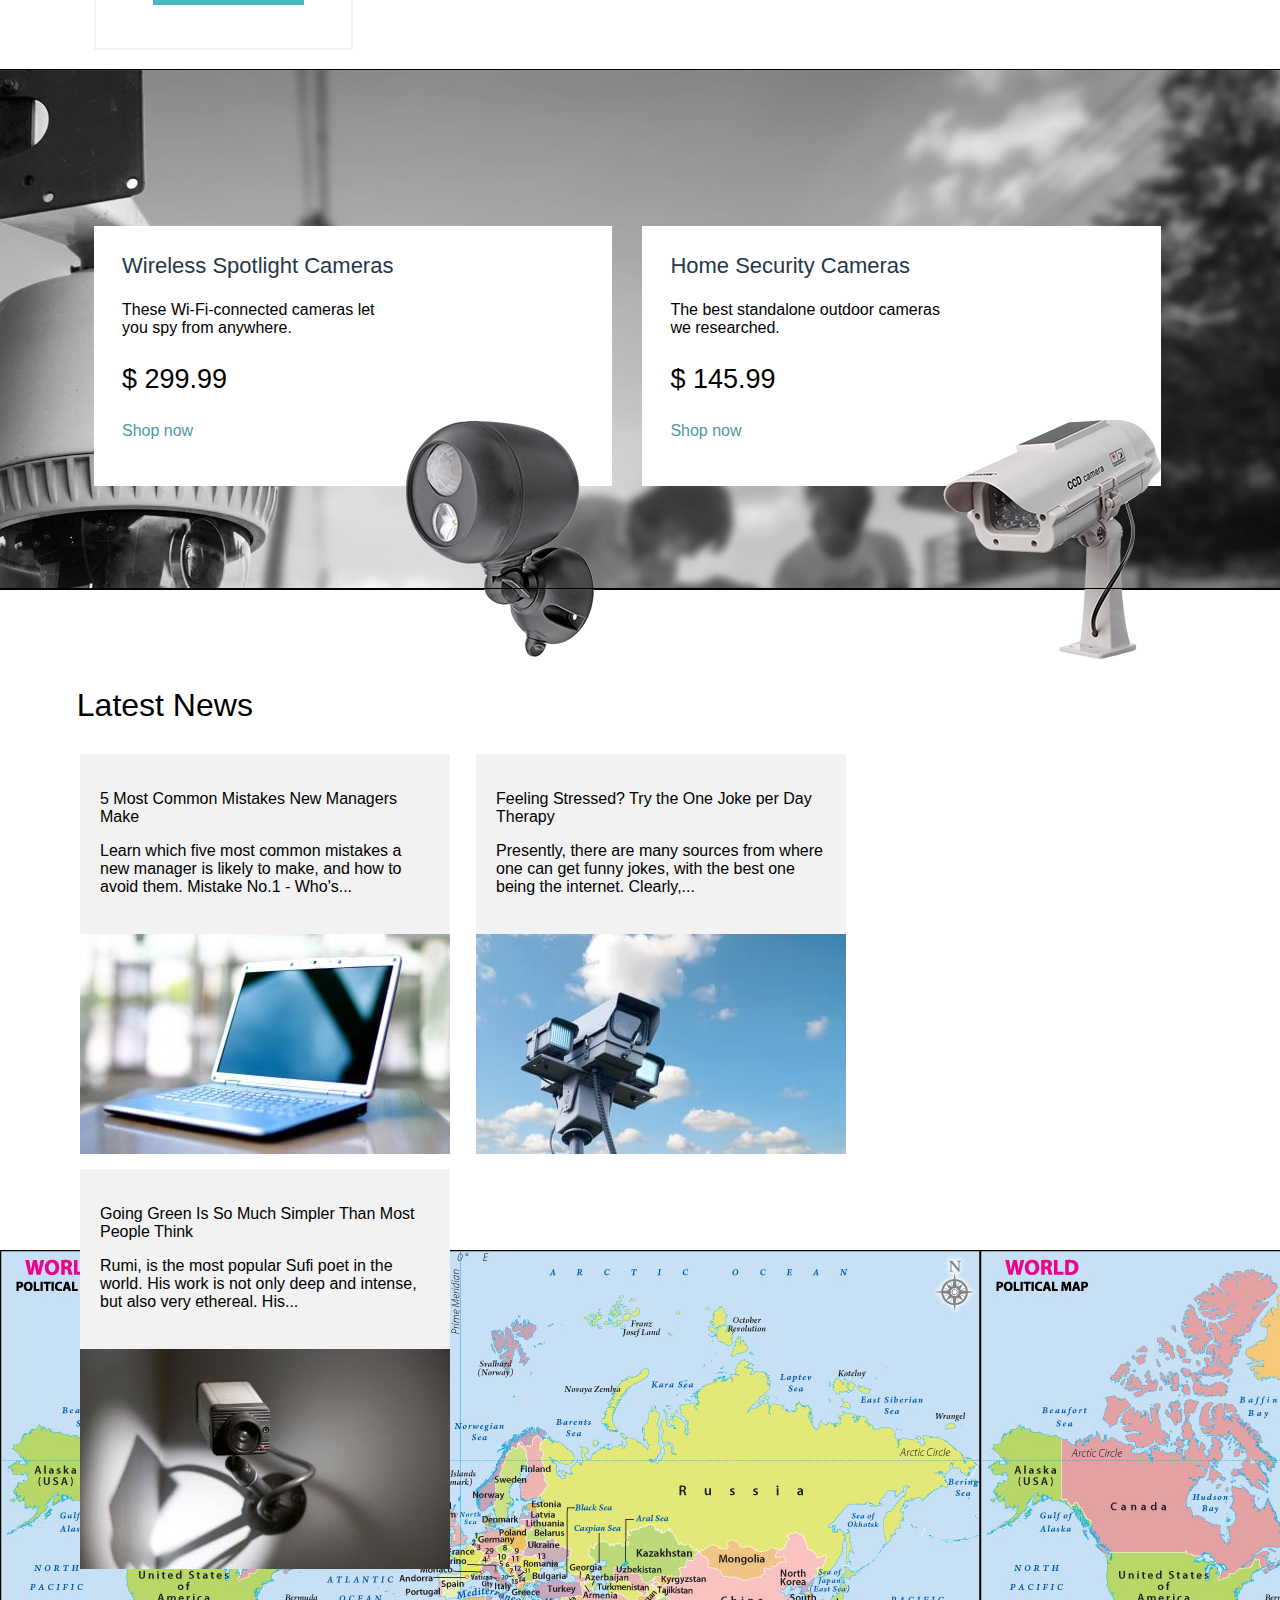
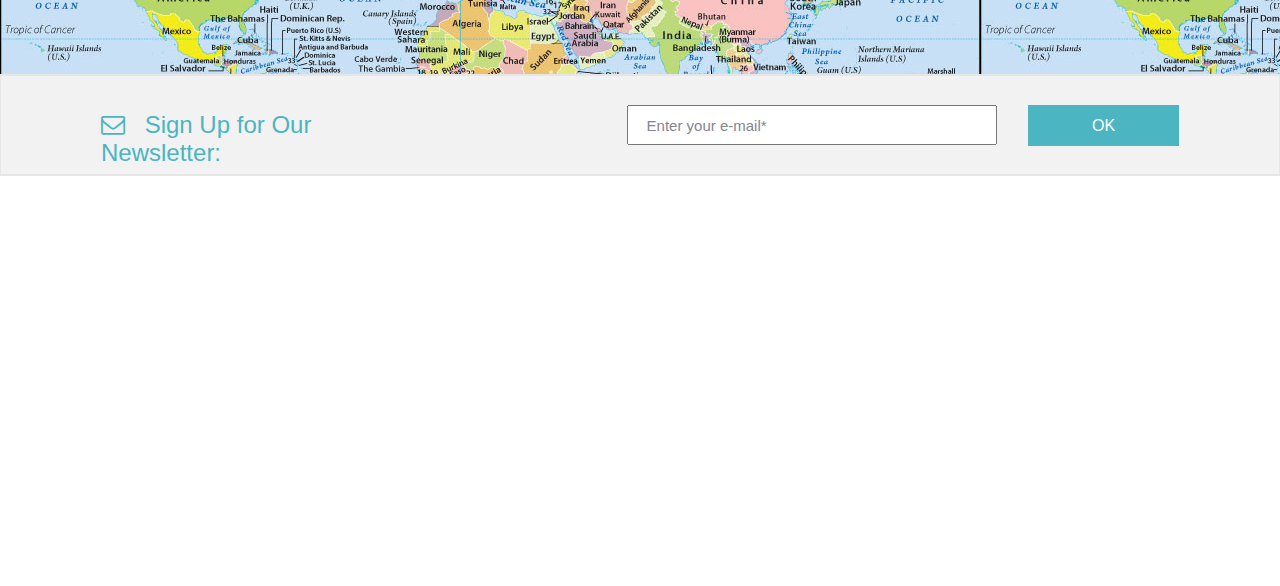
<file: templates.html>
<html lang="en"><head>
    <meta charset="UTF-8">
    <title>templates</title>
    <link rel="stylesheet" href="styles/templets.css">
    <link rel="stylesheet" href="https://cdnjs.cloudflare.com/ajax/libs/font-awesome/4.7.0/css/font-awesome.min.css">
</head>

<body>
    <div class="header">
        <div class="header-menu">
            <ul>
                <li>Home</li>
                <li>About us</li>
                <li>Blog</li>
                <li>Contact</li>
            </ul>
        </div>
        <div class="header-search">
            <input type="search"><i class="fa search fa-search"></i>
        </div>
    </div>
    <div class="middle">
        <div class="middle-inside clearfix">
            <div class="left">
                <div class="call">
                    <i class="fa  fa-phone-square"></i>
                </div>
                <div class="content">
                    <span> Call us now:</span><br>
                    <a href="#">0123-456-789</a></div>
            </div>
            <div class="right">
                <i class="fa cart fa-shopping-cart"></i>
                <span>(0)</span>
                <i class="fa user fa-user"> 
   </i>
            </div>
        </div>
    </div>
    <div class="menus">
        <ul class="clearfix">
            <li><a href="#">INDOOR CAMERAS</a>
            </li>
            <li class="hide"><a href="#">OUTDOOR CAMERAS</a><i class="fa angle-down fa-angle-down"></i>
                <ul class="menu-item">
                    <li><a href="#">Bullet Cameras</a></li>
                    <li><a href="#">Simluted Cameras</a></li>
                    <li><a href="#">Wireless Cameras</a></li>
                </ul>
            </li>
            <li><a href="#">DOOR SENSORS</a></li>
            <li><a href="#">DOME CAMERAS</a></li>
            <li><a href="#">MOTION SENSORS</a></li>
            <li><a href="#">MOTION LIGHTS</a></li>
        </ul>
    </div>
    <div class="led-camera">
    <div class="led-camera-content">
        <p>60 Leds Solar Motion...<p>
<p>-20%</p>
<p>Safety is above all. We understand it perfectly well, as we have chosen this business niche for a reason.</p>

    </div>
    </div>
    <div class="our-products ">
    <div class="text">
   <p> Our Products</p>
</div>
<div class="main-product-box clearfix">
        <div class="products">
            <div class="product-img">
            <img src="images/mt-1133_home_img03.jpg" alt="">
                <div class="circle-eye">
                    <i class="fa eye fa-eye"></i>
                </div>
            </div>
            <div class="product-detail">
            24 IR-LEDs CCTV Camera Home<br><br>
           <span> $45.00</span><br>
            <button><i class="fa fa-shopping-cart"> ADD TO CART</i></button>
</div>

        </div>
        
        
        <div class="products">

            <div class="product-img">
            <img src="images/maxresdefault.jpg" alt="">
                <div class="circle-eye ">
                    <i class="fa eye fa-eye"></i>
                </div>
            </div>
             <div class="product-detail">
           HD Security Camera System <br><br>
           <span> $50.00</span><br>
            <button><i class="fa fa-shopping-cart"> ADD TO CART</i></button>

</div>
        </div>
        <div class="products">

            <div class="product-img">
            <img src="images/camera.jpg" alt="">
                <div class="circle-eye">
                    <i class="fa eye fa-eye"></i>
                </div>
            </div>
             <div class="product-detail">
            Winbest Sharp Edition Camera  <br><br>
           <span> $60.00</span><br>
            <button><i class="fa fa-shopping-cart"> ADD TO CART</i></button>
            </div>


        </div>
        <div class="products">
            <div class="product-img">
            <img src="images/mkyC7g174i2KxJy7js6sJTg.jpg" alt="">
                <div class="circle-eye">
                    <i class="fa eye fa-eye"></i>
                </div>
            </div>
             <div class="product-detail">
            JPT3815W Wireless IP Pan-Tilt <br><br>
            <span>$40.00</span><br>
            <button> <i class="fa fa-shopping-cart"> ADD TO CART</i></button>
            </div>


        </div>
        </div>

    </div>
    <div class="special-offer">
        <div class="offer">
            <div class="offer-one">
            <div class="offer-content">
               <p> Wireless Spotlight Cameras</p>

<p>These Wi-Fi-connected cameras let you spy from anywhere.</p>

<p style="
    font-size: 27px;
">$ 299.99</p>
<span>Shop now</span>

            </div>

                <div class="offer-img">
                    <img src="images/mt-1133_home_img04.png" alt="camera">
                    
                </div>
            </div>
            <div class="offer-one">
            <div class="offer-content">
                <p>Home Security Cameras</p><p>

</p><p>The best standalone outdoor cameras we researched.</p>

<p style="
    font-size: 27px;
">$ 145.99</p>
<span>Shop now<span>

            </span></span></div>

                <div class="offer-img">
                <img src="images/mt-1133_home_img05.png" alt="camera">
                </div>
            </div>

        </div>
    </div>
    <div class="latest-news">
    <div class="latest-news-content"><p>Latest News</p>
</div>
        <div class="news clearfix">
            <div class="news-one">
                <div class="one">
                   <p> 5 Most Common Mistakes New Managers Make</p>

Learn which five most common mistakes a new manager is likely to make, and how to avoid them. Mistake No.1 - Who's...

                </div>
                <div class="two">
                    <img src="images/mt-1133_home_img01.jpg" alt="camera">

                </div>
            </div>
            <div class="news-one">
                <div class="one"><p>Feeling Stressed? Try the One Joke per Day Therapy</p>

Presently, there are many sources from where one can get funny jokes, with the best one being the internet. Clearly,...
</div>
                <div class="two">
                    <img src="images/mt-1133_home_img02.jpg" alt="camera">
                </div>
            </div>
            <div class="news-one">
                <div class="one"><p>Going Green Is So Much Simpler Than Most People Think</p>

Rumi, is the most popular Sufi poet in the world. His work is not only deep and intense, but also very ethereal. His...
</div>
                <div class="two">
                    <img src="images/mt-1133_home_img03.jpg" alt="camera">

                </div>
            </div>
        </div>
    </div>
    <div class="map"></div>
    <div class="contact">
        <div class="message">
          <p>  <span class="fa mess"></span>    Sign Up for Our Newsletter:<p>

        </div>
        <div class="e-mail">
            <input type="enter e-mail" value="Enter your e-mail*">
            <button>OK</button>
        </div>
    </div>
    <div class="footer"></div>

<script src="https://ajax.googleapis.com/ajax/libs/jquery/3.2.1/jquery.min.js"></script>
<script>
$(document).ready(function() {
    $(".hide").hover(function() {
        $(".menu-item").toggleClass("show");
    });
    $(".product-img").hover(function(){
    $(".circle-eye").toggleClass("show");


    });
});
</script>

</body></html>
</file>
<file: styles/portfolio.css>
body {
     width: 100%;
     margin: 0;
     font-family: 'Lato', sans-serif;
     text-align: center;
 }

 .header {
     height: 100px;
     width: 100%;
     background-color: #222221;
     color: white;
     position: fixed;
     top: 0;
     border-bottom: 1px solid #454545;
 }

 .second {
     height: 90px;
     line-height: 90px;
     font-size: 35px;
     margin-top: 100px;
 }


 .circle {
     border: 1px solid white;
     height: 150px;
     width: 150px;
     margin: auto;
     border-radius: 50%;
     cursor: pointer;
     overflow: hidden;
     background-color: white;
 }
 .circle img{
     background-size: 100%;
 }



 .header-one {
     float: left;
     padding: 25px;
     box-sizing: border-box;
     font-size: 20px;
 }

 .header-two {
     height: 100px;
     width: 73%;
     float: right;
     margin: auto;
 }



 .header-two ul {

     list-style: none;
     margin-top: 34px;
     float: right;
     margin-right: 27px;
 }

 .header-two ul li {
     width: 200px;
     height: 35px;
     line-height: 35px;
     margin-left: 4px;
     background-color: #4c4b4b;
     font-size: 16px;
     display: inline-block;
 }




 .four {
     padding: 90px 0;
     background-color: #f26767;
 }



 .pic {
     height: 150px;
     width: 150px;
     position: relative;
     top: 30px;
     margin: auto;
     border-radius: 50%;
     background-image: url("../images/shiva.png");
     background-size: 100%;
     z-index: -1;
 }

 .about-text {
     height: 150px;
     font-size: 25px;
     color: black;
     margin-top: 60px;
     font-family: Cambria, Georgia;
 }

 .six {
     background-color: #f26767;
     padding-top: 20px;
 }

 .six-contact {
     height: 110px;
     padding: 20px;
     background-color: #f26767;
     color: white;
     font-size: 21px;
     font-family: Cambria, Georgia;
 }

 .icon {
     height: 50px;
 }

 .box {
     width: 9%;
     margin: auto;
 }

 .icon-circle {
     width: 50%;
     float: left;
 }


 .icon-circle-one {
     cursor: pointer;     
 }

 .icon-circle-one img {
     height: 40px;
     width: 40px;
     border-radius: 50%;
 }


 .clearfix::after {
     content: "";
     display: table;
     clear: both;
 }

 .sub-container-circle {
     width: 80%;
     margin: auto;
 }

 a {
     text-decoration: none;
     width: 100%;
     height: 50px;
 }

 span {
     font-size: 16px;
     margin-right: 50px;
 }

 .box-circle {
     width: 25%;
     float: left;
     padding-bottom: 20px;
 }
 .circle a{
     opacity: 1;
     transition: all .2s;
 }

.circle a:hover{
     opacity: 0.7;
}



 .resume-img {
     padding: 70px;
 }

 .resume-background {
     background-color: #232323;
     z-index: 1;
 }

 .resume-heading {
     margin-top: 0;
 }

 .header-two a {
     color: white;
     width: 100%;
     height: 100%;
     display: inline-block;
 }

 .header-two li:hover {
     background-color: #5c5a5a;
 }
</file>
<file: styles/castle.css>
div {
    outline: 1px solid black;
}

.main-box {
    height: 390px;
    width: 320px;
    margin: auto;
    position: relative;
    top: 130px;
    /* background-color: #f3f3f3; */
    overflow: hidden;
    outline: 1px solid #fcbcb0;
    outline: none;
}

.box {
    width: 10%;
    height: 16px;
    /* float: left; */
    position: absolute;
    /* padding-right: 0px; */
    border: 2px solid black;
    background-color: #c84c0c;
    /* left: 0; */
    /* bottom: 0; */
    /* right: 0; */
    box-sizing: border-box;
    transition: bottom 1s, transform 1.5s;
    bottom: 90%;
    transform: rotate(0);
}

.box-center {
    height: 175px;
    width: 82px;
    position: absolute;
    border: 1px solid black;
    bottom: 0;
    left: 120px;
    border-top-left-radius: 50px;
    border-top-right-radius: 50px;
    background-color: black;
    z-index: 2;
    outline: none;
}

.white-box {
    height: 32px;
    border-color: #fcbcb0;
    outline: none;
    z-index: 2;
    border: 3px solid #fcbcb0;

}
.big-box{
    height: 80px;
    width: 40px;
    border:none;
    background-color: black;
}
.above-box{
    width: 196px;
    height: 164px;
    border:none;
    bottom: 227px;
    position: absolute;
    margin: auto;
    background-color: white;
    outline: none;
    overflow: hidden;
    left: 50%;
    transform: translateX(-50%);
    transition:all 1s;
}
.box-top{
    width: 32px;
    height: 16px;
    /* float: left; */
    position: absolute;
    /* padding-right: 0px; */
    border: 2px solid black;
    background-color: #c84c0c;
    /* left: 0; */
    /* bottom: 0; */
    /* right: 0; */
    box-sizing: border-box;
}
.white-box-top{
    height: 32px;
    border-color: #fcbcb0;
    outline: none;
    border: 3px solid #fcbcb0;

}

.brk-btn{
    display: block;
    width: 160px;
    margin:auto;
    padding: 8px 0px;
    text-decoration: none;
    text-align: center;
    background-color: #c84c0c;
    border-radius: 5px;
    color: white;
    margin-top: 20px;
}

.brk-btn::before{
    content: 'BREAK CASTLE';
    display: inline;
}

.brk-btn:focus::before{
    content: 'BUILD CASTLE';
}

.brk-btn:focus + .main-box .box,.brk-btn:focus + .main-box .box-top{
    bottom: 0 !important;
    transform:rotate(45deg);
}

.brk-btn:focus + .main-box .above-box{
    bottom: 0;
}
</file>
<file: styles/dashboard.css>
* {
    box-sizing: border-box;
}

body {
    margin: 0;
    font-family: 'Open Sans', sans-serif;
}

.header {
    height: 41px;
    width: 100%;
    line-height: 41px;
    padding: 0px 15px;
    background-color: #2F3745;
    color: white;
    position: fixed;
    z-index: 9;
}


.content-left {
    width: 220px;
    height: 100%;
    float: left;
    background-color: #f1f3f4;
    position: fixed;
    top: 42px;
}

.content-right {
    width: calc(100% - 220px);
    height: 54px;
    float: right;
    background-color: #f1f3f4;
    margin-top: 42px;
}

.content-down {
    width: calc(100% - 220px);
    float: right;
    padding: 30px;
}

ul {
    margin-top: 0;
    padding-left: 47px;
}

li {
    list-style: none;
    font-size: 14px;
    color: #6e6e6a;
    font-family: arial;
    padding: 16px 0;
}

.icon-circle {
    height: 17px;
    width: 17px;
    border-radius: 50%;
    position: absolute;
    left: 14px;
    outline: none;
    background-color: #A6A6A3;
    cursor: pointer;
}

.header-circle {
    height: 20px;
    width: 20px;
    border-radius: 50%;
    display: inline-block;
    margin: 0px 7px;
    cursor: pointer;
}

img {
    height: 23px;
    width: 23px;
    position: relative;
    top: 5px;
}

h4 {
    color: #212121;
    font-size: 20px;
    margin: 15px 0px;
    background-color: transparent;
}

.top-right {
    float: right;
    font-size: 14px;
    font-family: arial;
    cursor: pointer;
}

.top-middle {
    float: right;
    margin: 0px 200px;
    margin-top: -2px;
}

.button-all {
    height: 30px;
    width: 70px;
    border-top-left-radius: 3px;
    border-bottom-left-radius: 3px;
    background-color: #e6e6e6;
    border: none;
    margin-right: -4px;
    cursor: pointer;
}

.button-search {
    height: 30px;
    width: 44px;
    margin-left: -8px;
    border-bottom-right-radius: 3px;
    border-top-right-radius: 3px;
    background-color: #8a8f98;
    border-color: #8a8f98;
    border: none;
    cursor: pointer;
}

input {
    height: 30px;
    border: none;
    width: 287px;
    background-color: #6e737f;
    */
}

.down-one {
    margin-left: 10px;
}

.circle-one {
    margin: 10px;
}

.bars-one {
    font-size: 20px;
    cursor: pointer;
}

.search-one {
    color: white;
}

.logo-text {
    color: #ffffff;
    font-size: 16px;
    font-style: italic;
    margin-left: 4px;
}

.row-one {
    width: 100%;
    margin-top: 30px;
}

.row-one-a {
    width: 25%;
    float: left;
    font-size: 32px;
}

.row-one-b {
    width: 75%;
    float: right;
    font-size: 14px;
    padding-left: 30px;
}

.a {
    width: 75%;
    float: right;
    font-size: 13px;
    position: relative;
    bottom: 53px;
    padding-left: 50px;
}

.last-heading {
    width: 25%;
    font-size: 20px;
    margin-bottom: 20px;
}

.right-down {
    position: relative;
    left: 5px;
    top: -3px;
}

span {
    font-size: 12px;
    color: #DBDBDB;
    cursor: pointer;
    font-style: italic;
}

.menu {
    width: 12%;
    position: absolute;
    box-shadow: 0px 0px 2px 0px rgba(0, 0, 0, 0.12), 0px 2px 2px 0px rgba(0, 0, 0, 0.24);
    background: #F1F1F1;
    display: none;
}

.option {
    height: 32px;
    line-height: 32px;
    color: black;
    font-size: 13px;
    padding-left: 9px;
    cursor: pointer;
}

.option:hover {
    background-color: #f5f5f5;
}

.last {
    font-size: 14px;
    position: absolute;
}

.paragraph-style {
    font-size: 28px;
}

.show {
    display: block;
}

.menu-right {
    width: 12%;
    position: absolute;
    box-shadow: 0px 0px 2px 0px rgba(0, 0, 0, 0.12), 0px 2px 2px 0px rgba(0, 0, 0, 0.24);
    background: #F1F1F1;
    display: none;
}

.hide {
    display: block;
}

.move {
    display: none;
}

.content-left li.active {
    color: #f0503c;
}

.content-left li.active .icon-circle {
    background-color: #f0503c;
}
</file>
<file: styles/commerce.css>
* {
     box-sizing: border-box;
 }

 body {
     margin: 0;
     font-family: Helvetica;
     font-size: 16px;
 }

 div {
     /* outline: 1px solid black; */
     background-color: white;
     /* box-shadow: 0px 4px 5px 0px #b5b5b5; */
 }

 .header{
     width: 100%;
     /* height: 100px; */
 }
.clearfix::after {
     content: "";
     display: table;
     clear: both;
     }
 .product-container {
     width: 25%;
     height: 400px;
     float: left;
     background-image: url("../images/content-bg.jpg");
 }
.clearfix::after {
     content: "";
     display: table;
     clear: both;
     }
     
 .logo {
     width: 20%;
     height: 150px;
     float: left;
     border-bottom: 1px solid #ddd;
     overflow: hidden;
 }

 .header-menu {
     width: 80%;
     height: 150px;
     float: right;
     border-bottom: 1px solid #ddd;
 }

 .product-container-inside {
     height: 350px;
     width: 250px;
     margin: auto;
     /* padding-top: 15px; */
     /* margin-right: 28px; */
     box-shadow: 0px 4px 5px 0px #b5b5b5;
     position: relative;
     top: 25px;
 }

 .product-image {
     height: 200px;
     width: 250px;
     cursor: pointer;
 }

 .product-image:hover {
     opacity: 0.3;
 }

 .product-detail {
     height: 150px;
     width: 250px;
     padding: 14px 12px;
     line-height: 25px;
 }

 .add-to-cart {
     background-color: #e75e37;
     width: 96px;
     height: 37px;
     border-radius: 5px;
     border: none;
     color: white;
     cursor: pointer;
     margin-top: 9px;
     font-size: 15px;
 }

 .logo img {
     /* margin-left: 26px; */
     padding-left: 36px;
     margin-top: -3px;
 }

 .header-menu-detail {
     float: right;
     padding-top: 33px;
     /* outline: none; */
     font-size: 16px;
     color: #aea8a8;
     font-family: Helvetica;
     padding-right: 23px;
 }

 li {
     float: left;
     padding: 15px;
     list-style: none;
     position: relative;
     cursor: pointer;
 }


 .menu-inside {
     position: absolute;
     width: 125px;
     /* height: 104px; */
     right: 0;
     padding-left: 0px;
     /* margin-right: 4px; */
     border: 1px solid #ddd;
     background-color: white;
     font-size: 17px;
     display: none;
     cursor: pointer;
     z-index: 2;
 }

 .menu-inside li {
     margin: 3px;
     color: #aeb0c7;
     width: 100%;
     text-align: right;
     padding: 3px 9px;
 }

 .menu-inside.other {
     right: 0px;
     left: auto;
 }

 

 .header-menu-detail>ul>li:hover ul {
     display: block;
 }

 .menu-inside>li:hover {
     color: red;
 }

 .header-menu-detail>ul>li:first-child {
     color: #e75e37;
 }

 .add-to-cart:hover {
     background-color: #c54d2b;
 }

 .footer {
     width: 100%;
     height: 50px;
     line-height: 50px;
     background-color: #494341;
     color: #aea8a8;
     text-align: center;
     font-size: 14px;
 }

 span {
     color: #aea8a8;
     font-size: 15px;
 }

 b {
     margin-left: 5px;
     font-size: 17px;
 }
</file>
<file: styles/mahuri.css>
* {
    box-sizing: border-box;
}

@font-face {

    font-family: 'webfontregular';

    src: url('../fonts/shusha.ttf');
    font-weight: normal;

    font-style: normal;
}

@font-face {
    font-family: 'bhartiya';
    src: url('../fonts/bhartiya.ttf.ttf');
}

body {
    margin: 0;
    background-color: #D75611;
    font-size: 25px;
    font-family: 'webfontregular';
}

.left {
    width: 20%;
    float: left;
    background-color: #d75612;
}

.middle {
    width: 65%;
    float: left;
    background-color: white;
}


.right {
    width: 15%;
    float: right;
    background-color: #d75612;
    height: 780px;
}

.left img {
    height: 250px;
    width: 63%;
    margin-left: 70px;
    margin-top: 3px;
}

.left p {
    margin-left: 99px;
    font-family: 'webfontregular';
    font-size: 25px;
    color: white;
}

.mantra {
    font-size: 32px;
    font-style: italic;
    font-weight: bold;
    color: #8d1b01;
    background-color: white;
    margin-left: 265px;
    line-height: 35px;

}

.img-line {
    margin-left: 176px;
    margin-bottom: 11px;
}

img.udeshya {
    padding-top: 100px;
}

.main-content {
    width: 65%;
    position: relative;
    top: 15px;
    background-color: white;
    font-size: 30px;
    left: 200px;

}



.contact {
    text-align: center;
    font-size: 20px;
    color: brown;
    background-color: white;
    font-family: Arial;
    padding: 68px;
    width: 106%;
}

u {
    text-decoration-color: brown;
    margin-bottom: -5px;
    display: block;
    font-size: 30px;
}
</file>
<file: styles/templets.css>
* {
    box-sizing: border-box;
}

body {
    margin: 0;
    font-family: 'Open Sans', sans-serif;
}

div {
    outline: 1px solid black;
}

.header {
    height: 70px;
    position: relative;
    background-color: black;
    /* color: #bfbfbf; */
    /* font-family: arial; */
}

.header-menu {

    position: absolute;

    left: 47px;
    /* top: 0; */
    bottom: 0px;

    right: 0;

    width: 50%;
    /* outline: none; */
}


.header-menu li {
    outline: none;
    float: left;
    list-style: none;
    padding: 26px 15px;
    font-family: 'Open Sans', sans-serif;
    font-weight: 400;
    font-style: normal;
    color: #858585;
    font-size: 15px;
    cursor: pointer;
}

.header-menu li:first-child {
    color: #4bb5c2;
}
.header-menu li:hover{
    color: #4bb5c2;
    transition: 1s;
}

.header-search {

float: right;

padding-top: 16px;

padding-right: 94px;
}

.header-search input {
    height: 40px;
    width: 270px;
    border-radius: 26px;
    border: 1px solid black;
    background: #ffffff;
    font: 16px/normal 'Helvetica';
    color: #bfbfbf;
    outline: none;
}
i.search{
    font-size: 24px;
    color: #4bb5c2;
    position: absolute;
    right: 104px;
    bottom: 23px;
}

.middle {
    height: 144px;
    position: relative;
    bottom: 0px;
    /* line-height: 144px; */
    background-color: #4bb5c2;
    outline: none;
    padding: 43px 70px;
}
.middle-inside{
    outline: none;
}
.clear-fix::after{
    content: "";
    display: table;
    clear: both;

}

.middle .left{
    float: left;
    outline: none;
    padding-left: 42px;
}
.call{
    font-size: 58px;
    color: white;
    float: left;
    outline: none;
}
.content{
    float: right;
    padding-top: 9px;
    outline: none;
    padding-left: 32px;
}



.content span {
    font-style: normal;
    font-family: 'Open Sans', sans-serif;
    font-size: 16px;
    line-height: 1.2;
    color: white;
}

.content a {
    text-decoration: none;
    font-style: normal;
    /* position: relative; */
    /* bottom: 74px; */
    font-size: 24px;
    font-family: 'Open Sans', sans-serif;
    color: white;
    font-weight: 600;
}

.middle .right {
    height: 62px;
    width: 320px;
    float: right;
    padding-left: 140px;
    line-height: 68px;
    outline: none;
}
i.cart{
    font-size: 32px;
    color: white;
    padding-right: 23px;
}
.middle span{
    color: white;
}
i.user{
    font-size: 32px;
    color: white;
    padding-left: 29px;
}

.menus ul {
    -webkit-padding-start: 0;
}
.clearfix::after{
    content: "";
    display: table;
    clear: both;

}

.menus {
    height: 50px;
    position: relative;
    bottom: 14px;
    background-color: #e6e6e6;
    outline: 1px solid white;
}
i.angle-down{
    font-size: 16px;
    color: #858585;
    padding-left: 2px;
}

.menus>ul> li {
    outline: 1px solid white;
    float: left;
    background-color: #e6e6e6;
    list-style: none;
    width: 14%;
    text-align: center;
    line-height: 50px;
    margin-left: 2px;
    cursor: pointer;
    position: relative;
    left: 95px;
}
.menus li a{
        font-family:sans-serif;
        font-weight: 600;
        font-style: normal;
        color: #858585;
        text-decoration: none;
}

.menus li:hover{
    background-color: white;
}

ul.menu-item{
    box-shadow: 1px 1px 1px -1px #858584;
    position: absolute;
    font-family: 'Open Sans', sans-serif;
    font-size: 15px;
    left: 0px;
    z-index: 9;
    padding-left: 0;
    width: 100%;
    display: none;
}

.menu-item li{
    z-index: 2;
    padding-left: 0;
    text-align: center;
    background-color: white;
    list-style: none;
    height: 50px;
    /* padding-top: 7px; */
}
 .menu-item li a{
    color: #858585;
    font-family: 'Open Sans', sans-serif;
    width: 85%;
    height: 35px;
    display: inline-block;
    line-height: 40px;
    /* margin-left: -18px; */
    font-size: 13px;
}
.menu-item li a:hover{
    background-color:  #4bb5c2;
}
.show{
    display: block;

}


.led-camera{
    height: 386px;
    background-image: url(../images/led-camera.jpg);
    background-size: 100%;
    position: relative;
    bottom: 13px;
    outline: none;
}

.led-camera-content{
    width: 373px;
    height: 244px;
    position: absolute;
    left: 21%;
    padding-left: 40px;
    top: 6%;
    padding-bottom: 280px;
    outline: none;
    color: #858585;
    line-height: 1;
    font-size: 17px;
}
.led-camera-content p:nth-child(1){
    font-family: 'Open Sans', sans-serif;
    color: #263747;
    font-size: 40px;
    line-height: 0.9;
}
.led-camera-content p:nth-child(2){
    font-size: 20px;

}
.led-camera-content p:nth-child(3){
    font-size: 48px;
    color: #4bb5c2;
    line-height: 0;
    font-weight: 700;
    font-style: normal;
    font-family: helvetica;
}
.our-products {
    position: relative;
    bottom: 20px;
    outline: none;
}

.main-product-box{
    width: 90%;
    margin: auto;
    outline: none;
}
.clearfix::after{
    content: "";
    display: table;
    clear: both;
}
.products{
    width: 22.5%;
    height: 412px;
    float: left;
    border: 2px solid;
    border-radius: 2px;
    border-color: #f2f2f2;
    outline: none;
    cursor: pointer;
    margin-left: 30px;
}
.products:hover{
    border-color: #4bb5c2;
}
  .text{
    font-size: 50px;
    outline: none;
    padding-left: 83px;
    padding-top: 80px;
    line-height: 0;
    font-family: 'Open Sans', sans-serif;
}
.product-img{
    height: 236px;
    width: 236px;
    margin: auto;
    outline: none;
    margin-top: 15px;
}
.product-img img{
    height: 236px;
    width: 236px;
}
.circle-eye{
    height: 40px;
    width: 40px;
    border-radius: 50%;
    margin: auto;
    position: absolute;
    top: 40%;
    left: 43%;
    background-color: #4bb5c2;
    outline: none;
    display: none;
}
i.eye{
    color: white;
    padding: 8px;
    font-size: 22px;
}

.product-detail{
    padding: 10px 14px;
    line-height: 15px;
    outline: none;
}
.product-detail span{
    padding-left: 100px;
    font-size: 18px;
    font-family: 'Open Sans', sans-serif;
    color: #728498;
}
button{
    height: 41px;
    width: 151px;
    margin-left: 43px;
    margin-top: 18px;
    background-color: #4bb5c2;
    color: white;
    border: none;
    font-size: 16px;
}
.special-offer {
    height: 519px;
    background-image: url("../images/store-home.jpg");
    background-size: cover;
}
.offer{
    width: 90%;
    margin: auto;
    position: relative;
    top: 30%;
    outline: none;
}
.offer-one{
    width: 45%;
    margin-left: 30px;
    height: 260px;
    float: left;
    background-color: white;
    outline: none;
}
.offer-img{
    height: 228px;
    width: 207px;
    float:right;
    padding-top: 20px;
    padding-right: 218px;
    outline: none;
}
.offer-content{
    height: 174px;
    width: 302px;
    float: left;
    padding-top: 5px;
    padding-left: 28px;
    outline: none;
}
.offer-content p:first-child{
    font-weight: 300;
    font-style: normal;
    font-family: 'Open Sans', sans-serif;
    color: #263747;
    font-size: 22px;
}
.offer-content span{
    color: #4f99a2;
}


.latest-news {
    height: 661px;
    position: relative;
}
.news{
    width: 90%;
    margin: auto;
    position: relative;
    top: 25%;
    outline: none;
}
.clear-fix::after{
    content: "";
    display: table;
    clear: both;

}
.news-one{
    height: 415px;
    width: 380px;
    float: left;
    margin-left: 16px;
    outline: none;
}
.news-one .one{
    height: 180px;
    width: 370px;
    padding: 20px;
    background-color: #f2f2f2;
    color: #868686;
    outline: none;
}
.news-one .one p:hover{
    color: #4bb5c2;
    transition: 1s;
}
.news-one .two{
    height: 220px;
    width: 370px;
    outline: none;
}
.news-one .one {
    color: black;
}
.latest-news-content{
    width: 80%;
    height: 50px;
    position: absolute;
    left: 6%;
    top: 9%;
    font-size: 32px;
    font-family: 'Open Sans', sans-serif;
    line-height: 50px;
    outline: none;
}
.map {
    height: 425px;
    background-image: url("../images/world-map.jpg");
    outline: none;
}

.contact {
    height: 100px;
    position: relative;
    background-color: #f2f2f2;
    border: 1px solid #e6e6e6;
    outline-color: #e6e6e6;
}
.message{
    float: left;
    width: 40%;
    height: 60px;
    padding: 11px 100px;
    font-size: 24px;
    color: #263747;
    outline: none;
}
.message p{
    color: #4bb5c2;
}
.message p span{
    padding-right: 13px;
}
.e-mail{
    float: right;
    outline: none;
    padding-top: 11px;
    padding-right: 100px;
}
.e-mail input{
    height: 40px;
    width: 370px;
,
    margin:;
    padding-left: 18px;
    color: #858592;
    font-size: 15px;
}
.e-mail button{
    margin-left: 27px;
}

.footer{
    height: 411px;
}
</file>
